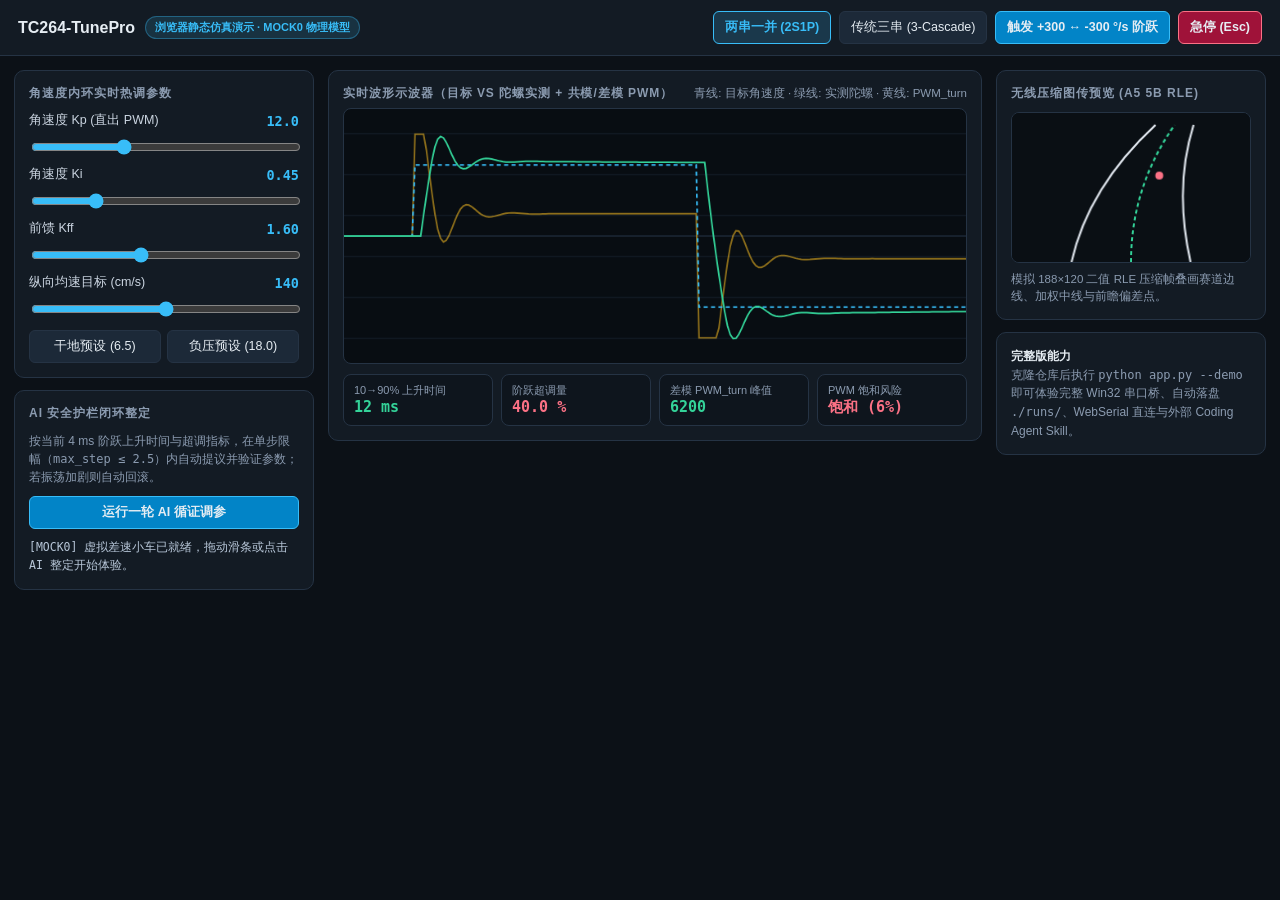
<file: demo/index.html>
<!doctype html>
<html lang="zh-CN">
<head>
<meta charset="utf-8">
<meta name="viewport" content="width=device-width,initial-scale=1">
<title>TC264-TunePro · 浏览器在线调参演示台</title>
<style>
  :root { --bg:#0c1117; --card:#131b24; --line:#253344; --ink:#e6edf3; --muted:#8b9bb0; --cyan:#38bdf8; --emerald:#34d399; --amber:#fbbf24; --rose:#fb7185; }
  * { box-sizing:border-box; }
  body { margin:0; background:var(--bg); color:var(--ink); font-family:-apple-system,BlinkMacSystemFont,"Segoe UI","PingFang SC","Microsoft YaHei",sans-serif; font-size:13.5px; }
  header { display:flex; justify-content:space-between; align-items:center; padding:11px 18px; background:var(--card); border-bottom:1px solid var(--line); flex-wrap:wrap; gap:10px; }
  .pill { font-size:11px; padding:3px 9px; border-radius:999px; background:rgba(56,189,248,.14); color:var(--cyan); border:1px solid rgba(56,189,248,.35); font-weight:600; }
  .wrap { display:grid; grid-template-columns:300px 1fr 270px; gap:14px; padding:14px; max-width:1420px; margin:0 auto; }
  @media(max-width:1020px){ .wrap{ grid-template-columns:1fr; } }
  .card { background:var(--card); border:1px solid var(--line); border-radius:10px; padding:14px; margin-bottom:12px; }
  h3 { margin:0 0 10px; font-size:12px; letter-spacing:.08em; text-transform:uppercase; color:var(--muted); }
  .row { display:flex; justify-content:space-between; align-items:center; gap:8px; margin-bottom:8px; }
  label { color:#cbd5e1; font-size:12.5px; }
  input[type=range] { width:100%; accent-color:var(--cyan); }
  .val { font-family:Consolas,monospace; color:var(--cyan); font-weight:700; }
  button { background:#1c2938; color:var(--ink); border:1px solid var(--line); border-radius:6px; padding:7px 11px; cursor:pointer; font-size:12.5px; }
  button:hover { border-color:var(--cyan); }
  button.go { background:#0284c7; border-color:#38bdf8; font-weight:700; }
  button.stop { background:#9f1239; border-color:#fb7185; font-weight:700; }
  button.active { background:rgba(56,189,248,.18); border-color:var(--cyan); color:var(--cyan); font-weight:700; }
  canvas { width:100%; display:block; background:#080d12; border:1px solid var(--line); border-radius:8px; }
  .metrics { display:grid; grid-template-columns:repeat(4,1fr); gap:8px; margin-top:10px; }
  .m { background:#0e151d; border:1px solid var(--line); border-radius:8px; padding:8px 10px; }
  .m span { display:block; font-size:11px; color:var(--muted); }
  .m b { font-family:Consolas,monospace; font-size:15px; color:var(--emerald); }
  .log { font-family:Consolas,monospace; font-size:11.5px; color:#b8c7d9; max-height:170px; overflow:auto; line-height:1.55; }
</style>
</head>
<body>
<header>
  <div style="display:flex;align-items:center;gap:10px;">
    <b style="font-size:16px;">TC264-TunePro</b>
    <span class="pill">浏览器静态仿真演示 · MOCK0 物理模型</span>
  </div>
  <div style="display:flex;gap:8px;flex-wrap:wrap;">
    <button id="topo2s1p" class="active">两串一并 (2S1P)</button>
    <button id="topo3c">传统三串 (3-Cascade)</button>
    <button class="go" id="stepBtn">触发 +300 ↔ -300 °/s 阶跃</button>
    <button class="stop" id="estopBtn">急停 (Esc)</button>
  </div>
</header>

<div class="wrap">
  <div>
    <div class="card">
      <h3>角速度内环实时热调参数</h3>
      <div class="row"><label>角速度 Kp (直出 PWM)</label><span class="val" id="vKp">12.0</span></div>
      <input type="range" id="kp" min="2" max="32" step="0.5" value="12.0">
      <div class="row" style="margin-top:8px;"><label>角速度 Ki</label><span class="val" id="vKi">0.45</span></div>
      <input type="range" id="ki" min="0" max="2.0" step="0.05" value="0.45">
      <div class="row" style="margin-top:8px;"><label>前馈 Kff</label><span class="val" id="vKff">1.60</span></div>
      <input type="range" id="kff" min="0" max="4.0" step="0.1" value="1.60">
      <div class="row" style="margin-top:8px;"><label>纵向均速目标 (cm/s)</label><span class="val" id="vSpd">140</span></div>
      <input type="range" id="spd" min="60" max="220" step="5" value="140">
      <div style="display:flex;gap:6px;margin-top:10px;">
        <button id="presetDry" style="flex:1;">干地预设 (6.5)</button>
        <button id="presetFan" style="flex:1;">负压预设 (18.0)</button>
      </div>
    </div>

    <div class="card">
      <h3>AI 安全护栏闭环整定</h3>
      <p style="margin:0 0 10px;color:var(--muted);font-size:12px;line-height:1.5;">
        按当前 4 ms 阶跃上升时间与超调指标，在单步限幅（<code>max_step ≤ 2.5</code>）内自动提议并验证参数；若振荡加剧则自动回滚。
      </p>
      <button class="go" id="aiStepBtn" style="width:100%;">运行一轮 AI 循证调参</button>
      <div class="log" id="aiLog" style="margin-top:10px;"></div>
    </div>
  </div>

  <div>
    <div class="card">
      <div class="row" style="margin-bottom:6px;">
        <h3 style="margin:0;">实时波形示波器（目标 vs 陀螺实测 + 共模/差模 PWM）</h3>
        <span style="font-size:11.5px;color:var(--muted);">青线: 目标角速度 · 绿线: 实测陀螺 · 黄线: PWM_turn</span>
      </div>
      <canvas id="scope" width="760" height="310"></canvas>
      <div class="metrics">
        <div class="m"><span>10→90% 上升时间</span><b id="mRise">-- ms</b></div>
        <div class="m"><span>阶跃超调量</span><b id="mOver">-- %</b></div>
        <div class="m"><span>差模 PWM_turn 峰值</span><b id="mPwmT">--</b></div>
        <div class="m"><span>PWM 饱和风险</span><b id="mSat">安全</b></div>
      </div>
    </div>
  </div>

  <div>
    <div class="card">
      <h3>无线压缩图传预览 (A5 5B RLE)</h3>
      <canvas id="cam" width="240" height="150"></canvas>
      <div style="font-size:11.5px;color:var(--muted);margin-top:8px;line-height:1.5;">
        模拟 188×120 二值 RLE 压缩帧叠画赛道边线、加权中线与前瞻偏差点。
      </div>
    </div>
    <div class="card" style="font-size:12px;color:var(--muted);line-height:1.55;">
      <b style="color:var(--ink);">完整版能力</b><br>
      克隆仓库后执行 <code>python app.py --demo</code> 即可体验完整 Win32 串口桥、自动落盘 <code>./runs/</code>、WebSerial 直连与外部 Coding Agent Skill。
    </div>
  </div>
</div>

<script>
let topo = "2s1p", estop = false, targetSign = 1, best = { kp: 12.0, score: 1e9 };
const logEl = document.getElementById("aiLog");
function addLog(msg) { logEl.innerHTML = `<div>${msg}</div>` + logEl.innerHTML; }

function getParams() {
  return {
    kp: +document.getElementById("kp").value,
    ki: +document.getElementById("ki").value,
    kff: +document.getElementById("kff").value,
    spd: +document.getElementById("spd").value
  };
}

function simulate() {
  const { kp, ki, kff, spd } = getParams();
  document.getElementById("vKp").textContent = kp.toFixed(1);
  document.getElementById("vKi").textContent = ki.toFixed(2);
  document.getElementById("vKff").textContent = kff.toFixed(2);
  document.getElementById("vSpd").textContent = spd;

  const dt = 0.004, N = 220;
  let w = 0, dw = 0, integ = 0, pwmDelay = [0, 0, 0];
  const ref = [], meas = [], pwmT = [];
  const pwmSpeed = spd * 24;
  let maxPwmT = 0, satCount = 0;

  for (let i = 0; i < N; i++) {
    const r = estop ? 0 : (i < 25 ? 0 : (i < 125 ? 300 * targetSign : -300 * targetSign));
    const err = r - w;
    integ = Math.max(-400, Math.min(400, integ + err * dt));
    let u = kff * 3.2 * r + kp * 1.4 * err + ki * 55 * integ;
    const maxTurn = 6200;
    if (Math.abs(u) + pwmSpeed > 8500) satCount++;
    u = Math.max(-maxTurn, Math.min(maxTurn, u));
    maxPwmT = Math.max(maxPwmT, Math.abs(u));

    pwmDelay.push(u);
    const applied = topo === "2s1p" ? pwmDelay.shift() : (pwmDelay.shift() * 0.78);
    const plantLag = topo === "2s1p" ? 0.16 : 0.28;
    const accel = (applied * 0.26 - w * 1.0 - dw * plantLag) * (topo === "2s1p" ? 30 : 18);
    dw += accel * dt;
    w += dw * dt * 0.55 + (applied * 0.22 - w) * dt * (topo === "2s1p" ? 16 : 9);
    ref.push(r); meas.push(w); pwmT.push(u);
  }

  // Rise time & overshoot on first step (i=25..124)
  const target = 300 * targetSign;
  let t10 = -1, t90 = -1, peak = 0;
  for (let i = 25; i < 125; i++) {
    const prog = meas[i] * targetSign;
    if (t10 < 0 && prog >= 30) t10 = i;
    if (t90 < 0 && prog >= 270) t90 = i;
    if (prog > peak) peak = prog;
  }
  const riseMs = (t10 >= 0 && t90 >= 0) ? (t90 - t10) * 4 : 999;
  const overPct = estop ? 0 : Math.max(0, ((peak - 300) / 300) * 100);

  document.getElementById("mRise").textContent = estop ? "STOP" : (riseMs >= 999 ? ">350 ms" : `${riseMs} ms`);
  document.getElementById("mOver").textContent = `${overPct.toFixed(1)} %`;
  document.getElementById("mOver").style.color = overPct > 18 ? "var(--rose)" : (overPct > 10 ? "var(--amber)" : "var(--emerald)");
  document.getElementById("mPwmT").textContent = Math.round(maxPwmT);
  document.getElementById("mSat").textContent = satCount > 12 ? `饱和 (${Math.round(satCount/N*100)}%)` : "安全";
  document.getElementById("mSat").style.color = satCount > 12 ? "var(--rose)" : "var(--emerald)";

  drawScope(ref, meas, pwmT);
  drawCam(meas[80] || 0);
  return { riseMs, overPct, satCount };
}

function drawScope(ref, meas, pwmT) {
  const c = document.getElementById("scope"), ctx = c.getContext("2d");
  const W = c.width, H = c.height;
  ctx.clearRect(0, 0, W, H);
  ctx.strokeStyle = "#192431"; ctx.lineWidth = 1;
  for (let y = 30; y < H; y += 50) { ctx.beginPath(); ctx.moveTo(0, y); ctx.lineTo(W, y); ctx.stroke(); }
  ctx.strokeStyle = "#2b3b4e"; ctx.beginPath(); ctx.moveTo(0, H/2); ctx.lineTo(W, H/2); ctx.stroke();

  const plot = (arr, scale, color, dash) => {
    ctx.save(); ctx.strokeStyle = color; ctx.lineWidth = 2; if (dash) ctx.setLineDash(dash);
    ctx.beginPath();
    arr.forEach((v, i) => {
      const x = (i / (arr.length - 1)) * W;
      const y = H / 2 - (v / scale) * (H * 0.42);
      i === 0 ? ctx.moveTo(x, y) : ctx.lineTo(x, y);
    });
    ctx.stroke(); ctx.restore();
  };
  plot(pwmT, 6500, "rgba(251,191,36,0.55)");
  plot(ref, 450, "#38bdf8", [5, 4]);
  plot(meas, 450, "#34d399");
}

function drawCam(yaw) {
  const c = document.getElementById("cam"), ctx = c.getContext("2d");
  const W = c.width, H = c.height;
  ctx.fillStyle = "#0a0f14"; ctx.fillRect(0, 0, W, H);
  const bend = Math.max(-55, Math.min(55, yaw * 0.14));
  ctx.strokeStyle = "#e2e8f0"; ctx.lineWidth = 2;
  ctx.beginPath(); ctx.moveTo(W*0.25, H); ctx.quadraticCurveTo(W*0.32, H*0.5, W*0.42 + bend, 12); ctx.stroke();
  ctx.beginPath(); ctx.moveTo(W*0.75, H); ctx.quadraticCurveTo(W*0.68, H*0.5, W*0.58 + bend, 12); ctx.stroke();
  ctx.strokeStyle = "#34d399"; ctx.setLineDash([4, 3]);
  ctx.beginPath(); ctx.moveTo(W*0.5, H); ctx.quadraticCurveTo(W*0.5, H*0.5, W*0.5 + bend, 12); ctx.stroke();
  ctx.setLineDash([]);
  ctx.fillStyle = "#fb7185"; ctx.beginPath(); ctx.arc(W*0.5 + bend*0.65, H*0.42, 4, 0, Math.PI*2); ctx.fill();
}

["kp","ki","kff","spd"].forEach(id => document.getElementById(id).oninput = () => { estop = false; simulate(); });
document.getElementById("topo2s1p").onclick = () => { topo="2s1p"; topo2s1p.className="active"; topo3c.className=""; simulate(); };
document.getElementById("topo3c").onclick = () => { topo="3c"; topo3c.className="active"; topo2s1p.className=""; simulate(); };
document.getElementById("stepBtn").onclick = () => { estop=false; targetSign*=-1; simulate(); };
document.getElementById("estopBtn").onclick = () => { estop=true; addLog("[ESTOP] 已直发 #! + #X STOP 优先急停"); simulate(); };
window.addEventListener("keydown", e => { if (e.key === "Escape") document.getElementById("estopBtn").click(); });
document.getElementById("presetDry").onclick = () => { estop=false; kp.value=6.5; kff.value=1.3; simulate(); };
document.getElementById("presetFan").onclick = () => { estop=false; kp.value=18.0; kff.value=1.8; simulate(); };

document.getElementById("aiStepBtn").onclick = () => {
  estop = false;
  const cur = simulate();
  const score = cur.riseMs + cur.overPct * 6;
  const kpEl = document.getElementById("kp");
  const curKp = +kpEl.value;
  if (score < best.score) best = { kp: curKp, score };
  let delta = 0, reason = "";
  if (cur.overPct > 14) { delta = -2.0; reason = `超调 ${cur.overPct.toFixed(1)}% 偏高 → 安全步长下调 Kp`; }
  else if (cur.riseMs > 84) { delta = +2.0; reason = `上升 ${cur.riseMs}ms 偏慢 → 安全步长上调 Kp`; }
  else { addLog(`[AI PASS] 已进入理想阻尼区间 (rise=${cur.riseMs}ms, over=${cur.overPct.toFixed(1)}%)`); return; }
  const nextKp = Math.max(2, Math.min(32, curKp + delta));
  kpEl.value = nextKp;
  const after = simulate();
  const afterScore = after.riseMs + after.overPct * 6;
  if (afterScore > best.score + 35) {
    kpEl.value = best.kp; simulate();
    addLog(`[ROLLBACK] Kp=${nextKp.toFixed(1)} 指标恶化，已自动回滚至最佳 Kp=${best.kp.toFixed(1)}`);
  } else {
    addLog(`[WRITE+VERIFY] ${reason}: ${curKp.toFixed(1)} → ${nextKp.toFixed(1)} (rise=${after.riseMs}ms, over=${after.overPct.toFixed(1)}%)`);
  }
};

addLog("[MOCK0] 虚拟差速小车已就绪，拖动滑条或点击 AI 整定开始体验。");
simulate();
</script>
</body>
</html>
</file>
